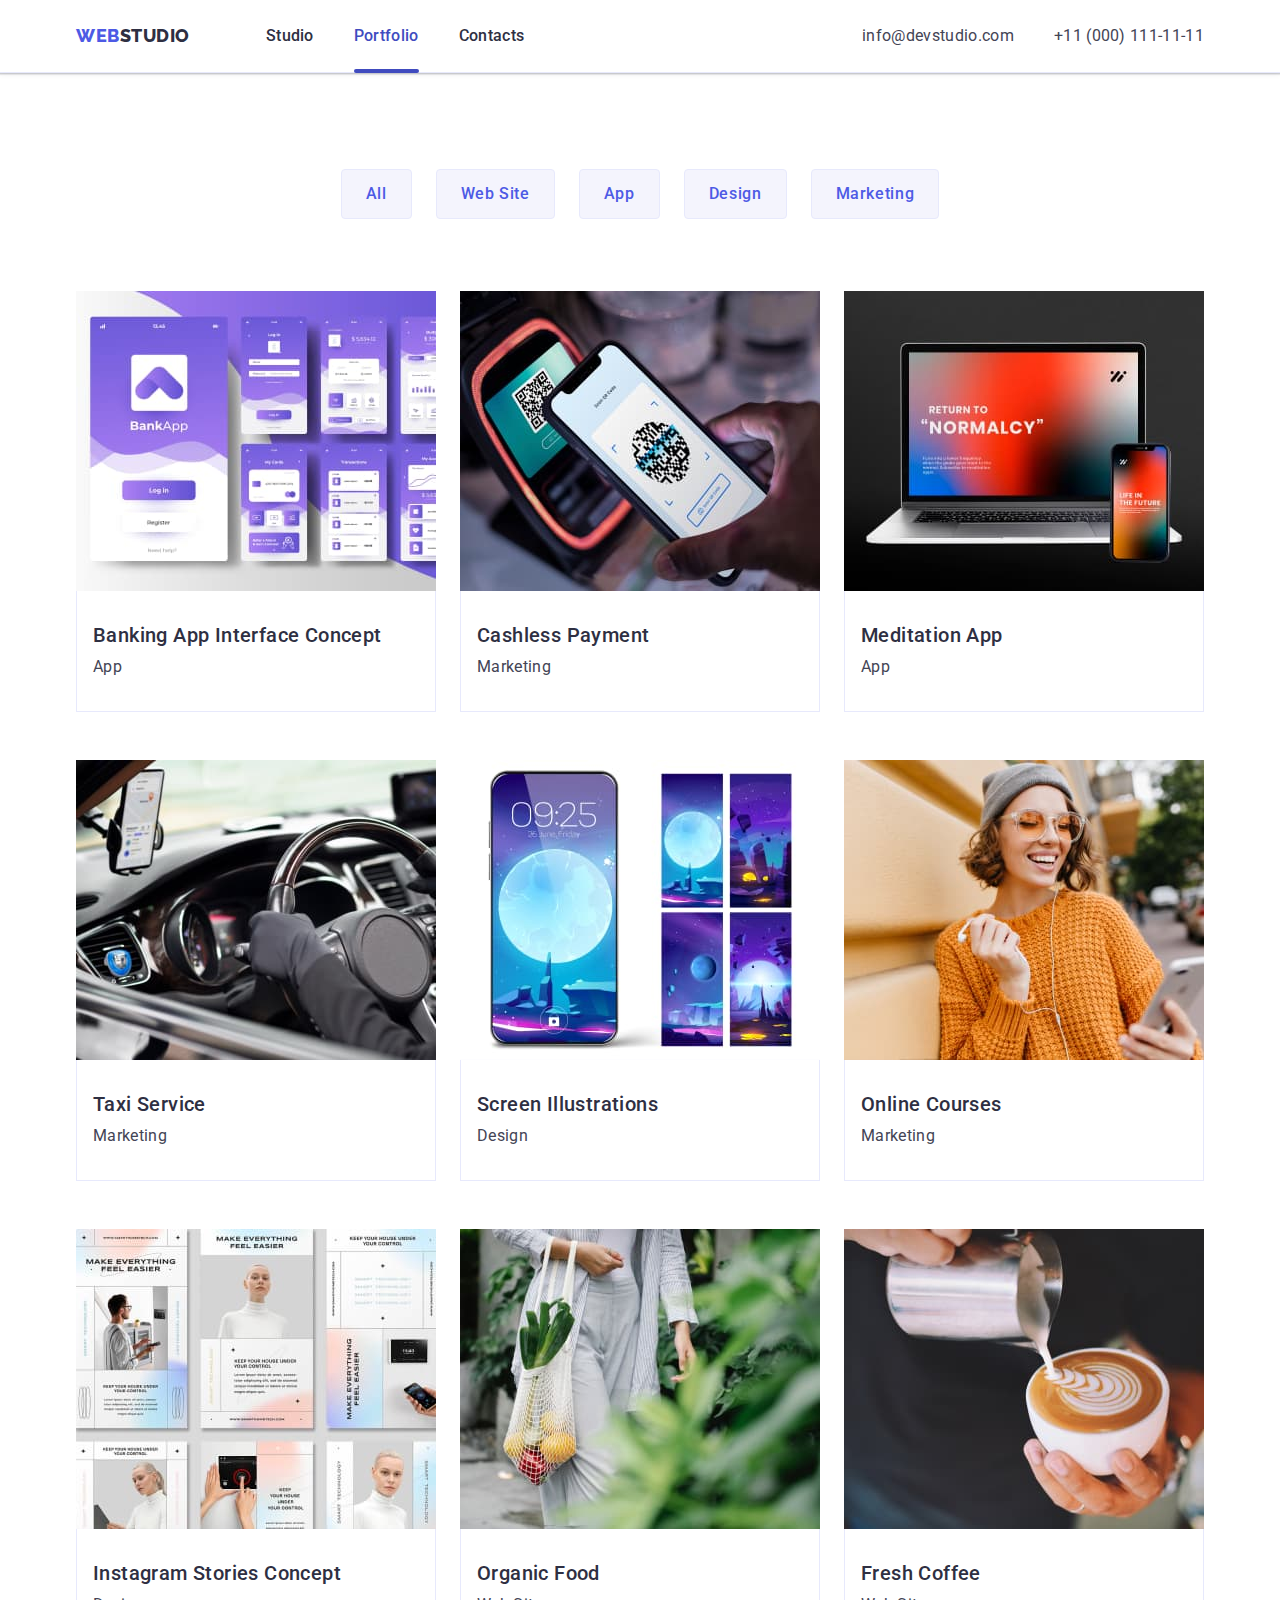
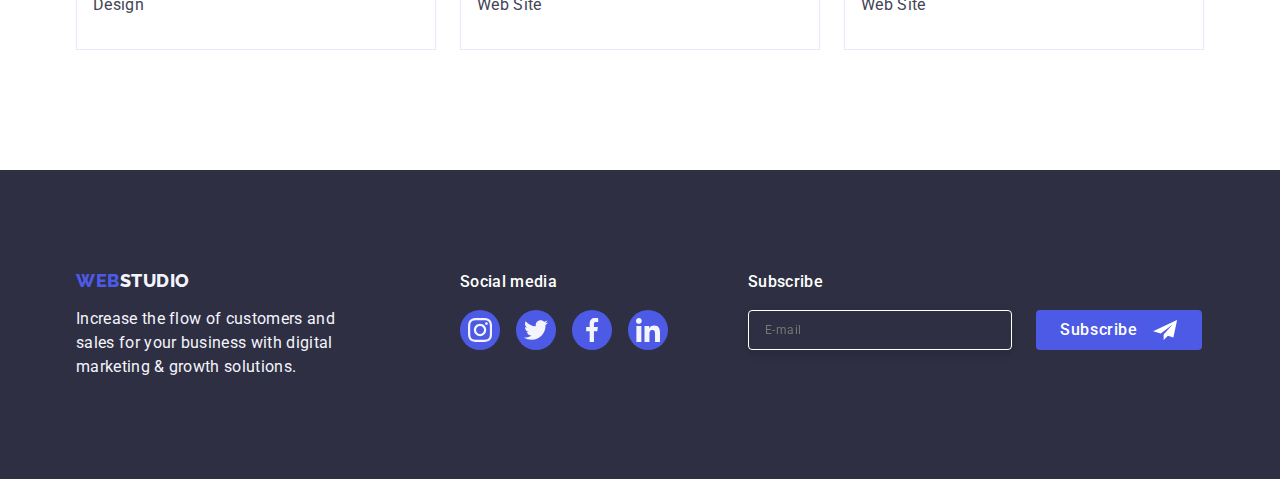
<file: portfolio.html>
<!DOCTYPE html>
<html lang="en">
  <head>
    <meta charset="UTF-8" />
    <meta http-equiv="X-UA-Compatible" content="IE=edge" />
    <meta name="viewport" content="width=device-width, initial-scale=1.0" />
    <title>WebStudio</title>
    <link
      rel="stylesheet"
      href="https://cdn.jsdelivr.net/npm/modern-normalize@1.1.0/modern-normalize.min.css"
    />
    <link rel="preconnect" href="https://fonts.googleapis.com" />
    <link rel="preconnect" href="https://fonts.gstatic.com" crossorigin />
    <link
      href="https://fonts.googleapis.com/css2?family=Raleway:wght@800&family=Roboto:wght@400;500;700;900&display=swap"
      rel="stylesheet"
    />
    <link rel="stylesheet" href="./css/styles.css" />
  </head>
  
  <body>
    <header class="page-header">
      <div class="container page-header-container">
        <nav class="page-nav">
          <a class="logo-type link" href="./index.html"
            >Web<span class="colorr">Studio</span></a
          >
          <ul class="menu-list list">
            <li class="menu-item">
              <a class="menu-link link" href="./index.html">Studio</a>
            </li>

            <li class="menu-item">
              <a class="menu-link link menu-link-after" href="./portfolio.html">Portfolio</a>
            </li>

            <li class="menu-item">
              <a class="menu-link link" href="">Contacts</a>
            </li>
          </ul>
        </nav>

        <address class="contacts-i">
          <ul class="contact list">
            <li class="contact-item">
              <a class="addressa link" href="mailto:info@devstudio.com"
                >info@devstudio.com</a
              >
            </li>
            <li class="contact-item">
              <a class="addressa link" href="tel:+110001111111"
                >+11 (000) 111-11-11</a
              >
            </li>
          </ul>
        </address>
      </div>
    </header>

    <!-- Portfolio -->
    <main>
      <!-- Portfolio-btn -->
      <section class="section-portfolio">
        <div class="container">
          <h1 hidden class="zoro">filter-portfolio</h1>
          <ul class="flex-btn list">
            <li class="flex-list list">
              <button class="portfolio-btn" type="button">All</button>
            </li>

            <li class="flex-list list">
              <button class="portfolio-btn" type="button">Web Site</button>
            </li>

            <li class="flex-list list">
              <button class="portfolio-btn" type="button">App</button>
            </li>

            <li class="flex-list list">
              <button class="portfolio-btn" type="button">Design</button>
            </li>

            <li class="flex-list list">
              <button class="portfolio-btn" type="button">Marketing</button>
            </li>
          </ul>

          <!-- Portfolio-list -->
          <ul class="flex-container-portfolio list link">
            <li class="flex-items-portfolio link">
              <a href="" class="link-a">
                <div class="link-overlay">
                  <img
                    class="link"
                    src="./images/portfolio/img-4.jpg"
                    alt="img-banking-app"
                    width="360"
                    height="300"
                  />
                  <p class="overlay">
                    14 Stylish and User-Friendly App Design Concepts · Task
                    Manager App · Calorie Tracker App · Exotic Fruit Ecommerce
                    App · Cloud Storage App
                  </p>
                </div>

                <div class="post-ht">
                  <h2 class="post-heading menu-portfolio">
                    Banking App Interface Concept
                  </h2>
                  <p class="portfolio-text">App</p>
                </div>
              </a>
            </li>

            <li class="flex-items-portfolio link">
              <a href="" class="link-a">
                <div class="link-overlay">
                  <img
                    class="link"
                    src="./images/portfolio/img-5.jpg"
                    alt="img-cashless-payment"
                    width="360"
                    height="300"
                  />
                  <p class="overlay">
                    14 Stylish and User-Friendly App Design Concepts · Task
                    Manager App · Calorie Tracker App · Exotic Fruit Ecommerce
                    App · Cloud Storage App
                  </p>
                </div>

                <div class="post-ht">
                  <h2 class="post-heading menu-portfolio">Cashless Payment</h2>
                  <p class="portfolio-text">Marketing</p>
                </div>
              </a>
            </li>

            <li class="flex-items-portfolio link">
              <a href="" class="link-a">
                <div class="link-overlay">
                  <img
                    class="link"
                    src="./images/portfolio/img-6.jpg"
                    alt="img-meditation-app"
                    width="360"
                    height="300"
                  />
                  <p class="overlay">
                    14 Stylish and User-Friendly App Design Concepts · Task
                    Manager App · Calorie Tracker App · Exotic Fruit Ecommerce
                    App · Cloud Storage App
                  </p>
                </div>

                <div class="post-ht">
                  <h2 class="post-heading menu-portfolio">Meditation App</h2>
                  <p class="portfolio-text">App</p>
                </div>
              </a>
            </li>

            <li class="flex-items-portfolio link">
              <a href="" class="link-a">
                <div class="link-overlay">
                  <img
                    class="link"
                    src="./images/portfolio/img-7.jpg"
                    alt="img-taxi-service"
                    width="360"
                    height="300"
                  />
                  <p class="overlay">
                    14 Stylish and User-Friendly App Design Concepts · Task
                    Manager App · Calorie Tracker App · Exotic Fruit Ecommerce
                    App · Cloud Storage App
                  </p>
                </div>

                <div class="post-ht">
                  <h2 class="post-heading menu-portfolio">Taxi Service</h2>
                  <p class="portfolio-text">Marketing</p>
                </div>
              </a>
            </li>

            <li class="flex-items-portfolio link">
              <a href="" class="link-a">
                <div class="link-overlay">
                  <img
                    class="link"
                    src="./images/portfolio/img-8.jpg"
                    alt="img-screen-illustrations"
                    width="360"
                    height="300"
                  />
                  <p class="overlay">
                    14 Stylish and User-Friendly App Design Concepts · Task
                    Manager App · Calorie Tracker App · Exotic Fruit Ecommerce
                    App · Cloud Storage App
                  </p>
                </div>

                <div class="post-ht">
                  <h2 class="post-heading menu-portfolio">
                    Screen Illustrations
                  </h2>
                  <p class="portfolio-text">Design</p>
                </div>
              </a>
            </li>

            <li class="flex-items-portfolio link">
              <a href="" class="link-a">
                <div class="link-overlay">
                  <img
                    class="link"
                    src="./images/portfolio/img-9.jpg"
                    alt="img-online-courses"
                    width="360"
                    height="300"
                  />
                  <p class="overlay">
                    14 Stylish and User-Friendly App Design Concepts · Task
                    Manager App · Calorie Tracker App · Exotic Fruit Ecommerce
                    App · Cloud Storage App
                  </p>
                </div>

                <div class="post-ht">
                  <h2 class="post-heading menu-portfolio">Online Courses</h2>
                  <p class="portfolio-text">Marketing</p>
                </div>
              </a>
            </li>

            <li class="flex-items-portfolio link">
              <a href="" class="link-a">
                <div class="link-overlay">
                  <img
                    class="link"
                    src="./images/portfolio/img-10.jpg"
                    alt="img-instagram-stories-concept"
                    width="360"
                    height="300"
                  />
                  <p class="overlay">
                    14 Stylish and User-Friendly App Design Concepts · Task
                    Manager App · Calorie Tracker App · Exotic Fruit Ecommerce
                    App · Cloud Storage App
                  </p>
                </div>

                <div class="post-ht">
                  <h2 class="post-heading menu-portfolio">
                    Instagram Stories Concept
                  </h2>
                  <p class="portfolio-text">Design</p>
                </div>
              </a>
            </li>

            <li class="flex-items-portfolio link">
              <a href="" class="link-a">
                <div class="link-overlay">
                  <img
                    class="link"
                    src="./images/portfolio/img-11.jpg"
                    alt="img-organic-food"
                    width="360"
                    height="300"
                  />
                  <p class="overlay">
                    14 Stylish and User-Friendly App Design Concepts · Task
                    Manager App · Calorie Tracker App · Exotic Fruit Ecommerce
                    App · Cloud Storage App
                  </p>
                </div>

                <div class="post-ht">
                  <h2 class="post-heading menu-portfolio">Organic Food</h2>
                  <p class="portfolio-text">Web Site</p>
                </div>
              </a>
            </li>

            <li class="flex-items-portfolio">
              <a href="" class="link-a">
                <div class="link-overlay">
                  <img
                    class="link"
                    src="./images/portfolio/img-12.jpg"
                    alt="img-fresh-coffee"
                    width="360"
                    height="300"
                  />
                  <p class="overlay">
                    14 Stylish and User-Friendly App Design Concepts · Task
                    Manager App · Calorie Tracker App · Exotic Fruit Ecommerce
                    App · Cloud Storage App
                  </p>
                </div>

                <div class="post-ht">
                  <h2 class="post-heading menu-portfolio">Fresh Coffee</h2>
                  <p class="portfolio-text">Web Site</p>
                </div>
              </a>
            </li>
          </ul>
        </div>
      </section>
    </main>

    <!--footer  -->
    <footer class="footer">
      <div class="container footer-container">
        <div class="logo-type-text-footer">
          <a class="logo-type-footer link" href="./index.html">Web<span class="colorr-footer">Studio</span></a>
          <p class="footer-text">
            Increase the flow of customers and sales for your business with
            digital marketing & growth solutions.
          </p>
        </div>
        <div class="social-network-footer">
          <p class="social-network-text">Social media</p>
          <ul class="social-network-list list">
            <li class="social-network-list-item">
              <a href="" class="social-network-list-link"><svg class="social-network-list-icon" width="24" height="24">
                  <use href="./images/icons.svg#icon-instagram"></use>
                </svg>
              </a>
            </li>

            <li class="social-network-list-item">
              <a href="" class="social-network-list-link"><svg class="social-network-list-icon" width="24" height="24">
                  <use href="./images/icons.svg#icon-twitter"></use>
                </svg>
              </a>
            </li>

            <li class="social-network-list-item">
              <a href="" class="social-network-list-link"><svg class="social-network-list-icon" width="24" height="24">
                  <use href="./images/icons.svg#icon-facebook"></use>
                </svg>
              </a>
            </li>

            <li class="social-network-list-item">
              <a href="" class="social-network-list-link"><svg class="social-network-list-icon" width="24" height="24">
                  <use href="./images/icons.svg#icon-linkedin"></use>
                </svg>
              </a>
            </li>
          </ul>
        </div>

        <div class="footer-email">
          <p class="footer-email-text">Subscribe</p>
          <form class="footer-email-form">
            <label class="footer-email-label">
              <input
                class="footer-email-input"
                type="email"
                name="email"
                required 
                placeholder="E-mail"/>
            </label>
            <button class="footer-email-btn" type="submit">Subscribe
              <svg class="footer-email-svg" width="24" height="20">
                <use href="./images/icons.svg#icon-telegram"></use>
              </svg>
            </button>
          </form>
        </div>
      </div>
    </footer>

  </body>
</html>
</file>
<file: css/styles.css>
:root {
  --frequent-color: #2e2f42;
  --logo-btm-color: #4d5ae5;
  --text-color: #434455;
  --fond-color: #ffffff;
  --fond-btn-color: #f4f4fd;
  --btn-color: #404bbf;
  --border-color: #e7e9fc;
  --border-link: #8e8f99;
  --transition: 250ms cubic-bezier(0.4, 0, 0.2, 1);
}

h1,
h2,
h3,
p {
  margin-top: 0;
  margin-bottom: 0;
}

ul {
  margin-top: 0;
  margin-bottom: 0;
  padding-left: 0;
}

img {
  display: block;
  height: auto;
  width: 100%;
}

address {
  font-style: normal;
}

button {
  cursor: pointer;
}

body {
  font-family: "Roboto", sans-serif;
  color: var(--text-color);
  background-color: var(--fond-color);
}

.list {
  list-style: none;
}
.link,
.link-a {
  text-decoration: none;
}

.container {
  min-width: 320px;
    max-width: 428px;
    margin-left: auto;
    margin-right: auto;
    padding-left: 15px;
    padding-right: 15px
}

  @media screen and (max-width: 428px) {
    .container {
    max-width: 428px;
    /* margin-left: auto;
    margin-right: auto; */
    } 
 }

 @media screen and (min-width: 768px) {
     .container {
      max-width: 768px;
      } 
      .mobile-menu-open {
         display: none;
      }
  }

  @media screen and (min-width: 1158px) {
     .container {
      max-width: 1158px;
      } 
  }
  
  /* tab-version */
  @media screen and (min-width: 768px) {
    .contact {
      display: flex;
      flex-direction: column;
      gap: 12px;
    }
    /* .mobile-menu-open {
      display: none;
    
    } */
  }
  
  



.logo-type {
  font-family: 'Raleway', sans-serif;
  font-weight: 800;
  font-size: 18px;
  line-height: 1.17;
  letter-spacing: 0.03em;
  text-transform: uppercase;
  color: var(--logo-btn-color);
  display: flex;
  align-items: center;
  margin-right: 76px;
  }
  
  .colorr {
      color: var(--accent-color);
     }
  
  .menu-list {
      display: flex;
      gap: 40px;
    }
  
    @media screen and (max-width: 767px) {
      .menu-list {
          display: none;
      }
     
      .contacts-i {
          display: none;
      }
     
   }
  
   /* tab-version */
 
      
  .menu-link {
  font-weight: 500;
  font-size: 16px;
  line-height: 1.5;
  letter-spacing: 0.02em;
  color: var(--accent-color);
  display: inline-block;
  padding-top: 24px;
  padding-bottom: 24px;
  transition: color var(--transition);
  }
  
  .menu-link:hover,
  .menu-link:focus {
      color: var(--btn-color);
  }
  
  .address {
  font-size: 16px;
  line-height: 1.5;
  letter-spacing: 0.02em;
  color: var(--text-color);
  } 
  
  .addressa:hover,
  .addressa:focus {
      color: var(--btn-color);
  }
  
  .addressa {
  font-size: 16px;
  line-height: 1.5;
  letter-spacing: 0.02em;
  color: var(--text-color);
  transition: color var(--transition);
  }
  

/* Header */

.page-header-container {
  display: flex;
  align-items: center;
  justify-content: space-between;
}

.page-header-container {
  padding-top: 24px;
  padding-bottom: 22px;
}

.mobile-menu-open {
  /* opacity: 1; */
  background-color: transparent;
  border: none;
  padding: 0;
  line-height: 0;

}

.mobile-menu-open-icon {
  stroke: #2e2f42;
  top: 24px;
  right: 24px;
  /* transition: 1500ms cubic-bezier(0.4, 0, 0.2, 1); */
}

/* mobile-menu-close */

.mobile-menu-close-container {
  position: fixed;
  top: 0;
  left: 0;
  display: flex;
  flex-direction: column;
  justify-content: space-between;
  gap: 40px;
  width: 100%;
  height: 100%;
  padding: 80px 24px 40px 40px;
  background-color: var(--fond-color) ;
  z-index: 1000;
  transition: var(--transition);
  transform: translateX(100%);
  overflow-y: auto;
}

.mobile-menu-close-container.is-open {
    transform: translateX(0);
  }

  .mobile-menu-close-container:hover .mobile-menu-open ,
  .mobile-menu-close-container:focus .mobile-menu-open {
    transform: translate(0 0);
  }

  @media screen and (min-width: 768px) {
.mobile-menu-close-container {
    display: none;
}
 }

.mobile-menu-close-btn {
  position: absolute;
  top: 24px;
  right: 24px;
  display: flex;
  justify-content: center;
  align-items: center;
  width: 24px;
  height: 24px;
  background-color: rgba(231, 233, 252, 0.1);
  border-radius: 50%;
  border: 1px solid rgba(0, 0, 0, 0.1);
  cursor: pointer;
  transition: var(--transition);
}

.mobile-menu {
  display: flex;
  flex-direction: column;
  gap: 40px;
  padding: 0;
  margin: 0;
  list-style: none;
  margin-bottom: auto;
}

.mobile-menu-header {
  font-weight: 700;
  font-size: 36px;
  line-height: 1.11;
  letter-spacing: 0.02em;
  color: #2E2F42;
}

.mobile-menu-header:hover,
.mobile-menu-header:focus {
    color: var(--btn-color);
    transition: transform var(--transition);
}

.mobile-menu-address {
  font-style: normal;
}

.mobile-menu-contacs {
  display: flex;
  flex-direction: column;
  gap: 40px;
  margin-bottom: 48px;
}



.mobile-menu-contacs-tel {
  display: block;
    font-weight: 700;
    font-size: 36px;
    line-height: 1.11;
    letter-spacing: 0.02em;
    color: var(--logo-btm-color);
} 

@media only screen and (min-width: 320px) and (max-width: 427px) {
  .mobile-menu-contacs-tel {
    font-size: 26px;
  } 
}

.mobile-menu-contacs-mail {
  font-weight: 500;
  font-size: 20px;
  line-height: 1.2;
  letter-spacing: 0.02em;
  color: var(--text-color);
}

.mobile-menu-socials {
  display: flex;
  gap: 56px;
}

@media only screen and (min-width: 320px) and (max-width: 427px) {
  .mobile-menu-socials {
    gap: 34px;
  } 
}

.mobile-menu-socials-list {
  width: 40px;
  height: 40px;
}

.mobile-menu-socials-link {
  display: flex;
  justify-content: center;
  align-items: center;
  width: 100%;
  height: 100%;
  background-color: var(--logo-btm-color);
  border-radius: 50%;
}


.mobile-menu-close-container .is-open {
  visibility: visible;
  pointer-events: auto;
}


.page-header {
  box-shadow: 0px 2px 1px rgba(46, 47, 66, 0.08),
    0px 1px 1px rgba(46, 47, 66, 0.16), 0px 1px 6px rgba(46, 47, 66, 0.08);
    border-bottom: 1px solid var(--border-color)
}

.logo-type {
  display: flex;
  align-items: center;
  margin-right: 76px;
  font-family: "Raleway", sans-serif;
  font-weight: 800;
  font-size: 18px;
  line-height: 1.17;
  letter-spacing: 0.03em;
  text-transform: uppercase;
  color: var(--logo-btm-color);
}


.colorr {
  color: var(--frequent-color);
}

.menu-list {
  display: flex;
  gap: 40px;
}



@media screen and (max-width: 767px) {
  .menu-list {
      display: none;
  }
  .contacts-i {
      display: none;
  }
}

.menu-link {
  position: relative;
  display: inline-block;
  padding-top: 24px;
  padding-bottom: 24px;
  font-weight: 500;
  font-size: 16px;
  line-height: 1.5;
  letter-spacing: 0.02em;
  color: var(--frequent-color);
  transition: color var(--transition);
}

.menu-link:hover,
.menu-link:focus {
  color: var(--btn-color);
}

.menu-link-after::after {
  position: absolute;
  left: 0;
  bottom: -1px;
  display: block;
  width: 100%;
  height: 4px;
  background-color: var(--btn-color);
  border-radius: 2px;
  content: "";
  margin: 0 auto;
}

.menu-link-after {
  color: var(--btn-color);
}

.addressa {
  font-family: "Roboto", sans-serif;
  font-style: normal;
  font-size: 16px;
  line-height: 1.5;
  letter-spacing: 0.02em;
  color: var(--text-color);
  display: flex;
  align-items: center;
  transition: color var(--transition);
}

.contact-mailto-nunber,
.contact-mailto-nunbe {
  color: var(--btn-color);
}

.addressa:hover,
.addressa:focus {
  color: var(--btn-color);
}

.contact {
  display: flex;
  gap: 40px;
  padding-top: 24px;
  padding-bottom: 24px;
}
 
.contacts-i {
  font-style: normal;
  margin-left: auto;
}

@media screen and (min-width: 1158px) {
  .contact {
   flex-direction: inherit;
   gap: 40px;
   } 
   .page-header-container {
    padding-top: 0;
    padding-bottom: 0;
   }

}

 .page-header {
  border-bottom: 1px solid var(--border-color);
  background-color: var(--fond-color);
}

.page-nav {
  display: flex;
  align-items: center;
}

.page-header-container {
  display: flex;
  align-items: center;
  justify-content: space-between;
} 

@media screen and (min-width: 768px)  and (max-width: 1157px) {
  .contact {
    display: flex;
    flex-direction: column;
    padding-top: 0;
    padding-bottom: 0;
    gap: 12px;
  }
  .mobile-menu-open {
    display: none;
  
  }
  .page-header-container {
    padding-top: 0;
    padding-bottom: 0;
    
  }

  .addressa {
    font-size: 12px;
  }
  
}

 /* Section 1/ */

.section-hero {
  background: var(--frequent-color);
  padding: 188px 0;
  background-repeat: no-repeat;
  background-image: linear-gradient(
      rgba(46, 47, 66, 0.7),
      rgba(46, 47, 66, 0.7)
    ),
    url(../images/hero/people-office.jpg);
  background-position: center;
  background-size: cover;
  max-width: 1440px;
  margin: 0 auto;
  background-color: #303030;
}

.modal-btn:hover,
.modal-btn:focus {
    background: var(--btn-color);
    color: var(--fond-color);
    }

/* tab */

/* @media screen and (min-width: 768px) {
  .section-hero {
    background-image: url();
  }
} */

/* 2x-mob */

/* @media screen and (min-device-pixel-ratio: 2) and (max-width: 767px),
  screen and (min-resolution: 192dpi) and (max-width: 767px),
  screen and (min-resolution: 2dppx) and (max-width: 767px)
   {
  .section-hero {
    background-image: url();
  }
} */

/* 2x-tab */
/* 
@media screen and (min-device-pixel-ratio: 2) and (min-width: 768px),
  screen and (min-resolution: 192dpi) and (min-width: 768px),
  screen and (min-resolution: 2dppx) and (min-width: 768px)
   {
  .section-hero {
    background-image: url();
  }
} */

@media only screen and (max-width: 428px) {
    .section-hero {
      background-image: linear-gradient(
          rgba(46, 47, 66, 0.7),
          rgba(46, 47, 66, 0.7)
        ),
        url("../images/hero/mob/people-office-mob.jpg");
    }
  
    @media (min-device-pixel-ratio: 2),
      (min-resolution: 192dpi),
      (min-resolution: 2dppx) {
      .section-hero {
        background-image: linear-gradient(
            rgba(46, 47, 66, 0.7),
            rgba(46, 47, 66, 0.7)
          ),
          url("../images/hero/mob/people-office-mob@2x.jpg");
      }
    }
  }
  
  @media only screen and (min-width: 429px) and (max-width: 768px) {
    .section-hero {
      background-image: linear-gradient(
          rgba(46, 47, 66, 0.7),
          rgba(46, 47, 66, 0.7)
        ),
        url("../images/hero/tab/people-office-tab.jpg");
    }
  
    @media (min-device-pixel-ratio: 2),
      (min-resolution: 192dpi),
      (min-resolution: 2dppx) {
      .section-hero {
        background-image: linear-gradient(
            rgba(46, 47, 66, 0.7),
            rgba(46, 47, 66, 0.7)
          ),
          url("../images/hero/tab/people-office-tab@2x.jpg");
      }
    }
  }
  
  @media only screen and (min-width: 768px) {
    .section-hero {
      height: 436px;
    }
  }
  
  @media only screen and (min-width: 769px) {
    .section-hero {
      background-image: linear-gradient(
          rgba(46, 47, 66, 0.7),
          rgba(46, 47, 66, 0.7)
        ),
        url("../images/hero/des/people-office-des.jpg");
    }
  
    @media (min-device-pixel-ratio: 2),
      (min-resolution: 192dpi),
      (min-resolution: 2dppx) {
      .section-hero {
        background-image: linear-gradient(
            rgba(46, 47, 66, 0.7),
            rgba(46, 47, 66, 0.7)
          ),
          url("../images/hero/des/people-office-des@2x.jpg");
      }
    }
  }

@media only screen and (min-width: 1158px) {
  .section-hero {
    padding: 188px 0;

    max-width: 1440px;
    height: 600px;
  }
}

.main-title {
  font-size: 56px;
  line-height: 1.07;
  letter-spacing: 0.02em;
  color: var(--fond-color);
  max-width: 496px;
  display: flex;
  flex-wrap: wrap;
  margin-left: auto;
  margin-right: auto;
  text-align: center;
}

.modal-btn {
  font-family: "Roboto", sans-serif;
  font-weight: 500;
  font-size: 16px;
  line-height: 1.5;
  letter-spacing: 0.04em;
  color: var(--fond-color);
  background: var(--logo-btm-color);
  cursor: pointer;
  margin-top: 48px;
  margin-left: auto;
  margin-right: auto;
  display: block;
  padding: 16px 32px;
  border: none;
  height: 56px;
  min-width: 169px;
  border-radius: 4px;
  transition: color var(--transition), background var(--transition);
}

.modal-btn:hover,
.modal-btn:focus {
  background: var(--btn-color);
  color: var(--fond-color);
}

@media screen and (max-width: 767px) {
  .main-title {
      max-width: 320px;
      font-size: 36px;
     } 
     .modal-btn {
      margin-top: 72px;
     }


}

@media screen and (min-width: 768px) and (max-width: 1157px) {
  .modal-btn {
    margin-top: 36px;
   }

}

@media screen and (max-width: 1157px) {
  .section-hero {
      padding: 112px 0;
   } 
    
}

/* Section 2 */

.distinctive-features {
  padding: 120px 0;
}

.visually-hidden {
  position: absolute;
  width: 1px;
  height: 1px;
  margin: -1px;
  border: 0;
  padding: 0;
  white-space: nowrap;
  clip-path: inset(100%);
  clip: rect(0 0 0 0);
  overflow: hidden;
}

.flex-container-s {
  list-style: none;
  display: flex;
  flex-wrap: wrap;
  gap: 24px;
}

.flex-items-s {
  flex-basis: calc((100% - 72px) / 4);
}

.flex-h-s {
  display: flex;
  margin-bottom: 8px;
  margin-left: 0;
}

.distinctive-features-text {
  font-size: 16px;
  font-weight: 400;
  line-height: 1.5;
  letter-spacing: 0.02em;
  color: var(--text-color);
  }

.distinctive-features-header {
  text-align: center;
  font-weight: 500;
  font-size: 20px;
  line-height: 1.2;
  letter-spacing: 0.02em;
  color: var(--frequent-color);
}

.icon {
  display: flex;
  height: 112px;
  margin-bottom: 8px;
  justify-content: center;
  align-items: center;
  background: #f4f4fd;
  border-radius: 4px;
}

@media only screen and (min-width: 320px) and (max-width: 414px) {
  .distinctive-features-text {
    width: 100%;
    font-size: 14px;
  } 
  
}

@media screen and (max-width: 767px) {
  .flex-container-s {
    flex-direction: column;
    gap: 72px;
    
  }
  
  .flex-h-s {
    display: block;
    font-weight: 700;
    font-size: 36px;
    line-height: 1.11;
    
  }
  .distinctive-features-text {
    font-weight: 500;
  }
}


@media screen and (min-width: 768px) and (max-width: 1157px) {
  .flex-container-s {
  width: 736px;
  gap: 72px 24px;
}

.flex-items-s {
  flex-basis: calc((100% - 24px) / 2);
}
}

@media screen and (max-width: 1157px) {
  .icon {
      display: none;
   } 

   .distinctive-features {
    padding: 96px 0;
   }

   .distinctive-features-header {
    font-weight: 700;
    font-size: 36px;
    line-height: 1.11;
  }
    
}


/*=====================  Section 3 =============================  */

.our-work {
  padding-bottom: 120px;
}

.our-work-header {
  font-size: 36px;
  line-height: 1.11;
  letter-spacing: 0.02em;
  text-transform: capitalize;
  text-align: center;
  color: var(--frequent-color);
}

.flex-container-w {
  display: flex;
  gap: 24px;
}

.flex-h-w {
  margin-bottom: 72px;
}

.flex-items-w {
  flex-basis: calc((100% - 48px) / 3);
}

@media screen and (max-width: 1157px) {
  .our-work {
    display: none;
  }
    
}

@media screen and (min-width: 1157px) {
  .flex-container-w {
   width: 1128px;
  }
   
}

/*======================== Section 4 ======================*/

.flex-h-t {
  margin-bottom: 72px;
}

.flex-container-t {
  display: flex;
  align-items: center;
  justify-content: center;
  text-align: center;
  gap: 24px;
}

.flex-items-t {
  border-radius: 0 0 4px 4px;
  /* flex-basis: calc((100% - 72px) / 4); */
  box-shadow: 0px 1px 6px rgba(46, 47, 66, 0.08),
    0px 1px 1px rgba(46, 47, 66, 0.16), 0px 2px 1px rgba(46, 47, 66, 0.08);
}

.post-s-t {
  padding: 32px 0;
}

.team-member-name {
  text-align: center;
  margin-bottom: 8px;
}

.our-team-text {
  text-align: center;
}

.our-team {
  background: var(--fond-btn-color);
  padding: 120px 0;
}

.our-team-header {
  font-size: 36px;
  line-height: 1.11;
  letter-spacing: 0.02em;
  text-transform: capitalize;
  text-align: center;
  color: var(--frequent-color);
}

.team-member-name {
  font-weight: 500;
  font-size: 20px;
  line-height: 1.2;
  letter-spacing: 0.02em;
  color: var(--frequent-color);
}

.our-team-text {
  font-size: 16px;
  line-height: 1.5;
  letter-spacing: 0.02em;
  color: var(--text-color);
  margin-bottom: 8px;
}



.img {
  background-color: var(--fond-color);
}

.social-list {
  display: flex;
  justify-content: center;
  gap: 24px;
}

.social-list-item {
  width: 40px;
  height: 40px;
}

.social-list-link {
  display: flex;
  justify-content: center;
  align-items: center;
  width: 100%;
  height: 100%;
  border-radius: 50%;
  background-color: #4d5ae5;
  transition: background-color var(--transition);
}

.social-list-icon {
  fill: currentColor;
}

.social-list-link:hover,
.social-list-link:focus {
  background-color: #404bbf;
}

.social-list-link:hover .social-list-icon,
.social-list-link:focus .social-list-icon {
  fill: var(--fond-btn-color);
}

@media screen and (max-width: 767px) {
   
  .flex-container-t {
    flex-direction: column;
    gap: 72px;
  }  
  
}

@media screen and (min-width: 768px) and (max-width: 1157px) {
  .container-our-team {
    max-width: 768px;
  }
  
.flex-container-t {
    flex-wrap: wrap;
    gap: 64px 24px;
    margin-right: 0;
  } 

  .img {
    width: 100%;
  }
  
  .flex-items-t {
    flex-basis: calc((100% - 24px) / 2);
  }

  
  
}

@media screen and (max-width: 1157px) {
   
  .our-team {
    padding: 96px 0;
  }  
  
}


/*======================== Section 5 ========================  */
.customers {
  padding-top: 120px;
  padding-bottom: 120px;
}

.customers-header {
  display: flex;
  justify-content: center;
  align-items: center;
  font-size: 36px;
  line-height: 1.1;
  margin-bottom: 72px;
  color: var(--frequent-color);
}

.customers-list {
  display: flex;
  flex-wrap: wrap;
  justify-content: center;
  gap: 24px;
  
}

.customers-list-item {
  width: calc((100% - 120px) / 6);
  height: 88px;
}

.customers-list-link {
  width: 100%;
  height: 100%;
}

.customers-list-link {
  display: flex;
  justify-content: center;
  align-items: center;
  border: 1px solid #8e8f99;
  border-radius: 4px;
  color: var(--border-link);
  transition: color var(--transition);
}

.customers-list-link:hover,
.customers-list-link:focus {
  border-color: #404bbf;
  color: #404bbf;
}

.customers-list-icon {
  fill: currentColor;
}

@media screen and (max-width: 767px) {
  .container-customers {
      max-width: 396px;
  }
 
  
  .customers-list-item {
      width: 100%;
      width: calc((100% - 48px) / 2); 
      gap: 72px 16px;
  
}
 
 
}

@media screen and (min-width: 768px) and (max-width: 1157px) {

  .container-customers {
      max-width: 582px;
  }
 
  
  .customers-list-item {
    display: flex;
      width: 100%;
      flex-wrap: wrap;
      width: calc((100% - 48px) / 3); 
      gap: 72px 24px;
  
}
 
 
}


/*======================== Footer ============================ */

.footer {
  background: var(--frequent-color);
  padding: 100px 0;
}

.logo-type-footer {
  font-family: "Raleway", sans-serif;
  font-style: normal;
  font-weight: 800;
  font-size: 18px;
  line-height: 1.17;
  letter-spacing: 0.03em;
  text-transform: uppercase;
  color: var(--logo-btm-color);
}

.footer-text {
  font-size: 16px;
  line-height: 1.5;
  letter-spacing: 0.02em;
  color: var(--fond-btn-color);
}

.logo-type-footer {
  margin-bottom: 16px;
  display: inline-block;
}

.footer-text {
  max-width: 264px;
}

/* colorr-footer-logo */
.colorr-footer {
  color: var(--fond-btn-color);
}

.footer-container {
  display: flex;
  align-items: baseline;
}

.logo-type-text-footer {
  margin-right: 120px;
}

.social-network-text {
  font-weight: 500;
  font-size: 16px;
  line-height: 1.5;
  letter-spacing: 0.02em;
  margin-bottom: 16px;
  color: var(--fond-color);
}

.social-network-list {
  display: flex;
  gap: 16px;
}

.social-network-list-link {
  display: flex;
  justify-content: center;
  align-items: center;
  width: 40px;
  height: 40px;
  border-radius: 50%;
  background-color: #4d5ae5;
  transition: background-color var(--transition);
}

.social-network-list-link:hover,
.social-network-list-link:focus {
  background-color: #31d0aa;
}

.social-network-list-icon {
  fill: var(--fond-btn-color);
}

.footer-email {
  display: flex;
  flex-wrap: wrap;
  flex-direction: column;
  margin-left: 80px;
}

.footer-email-text {
  margin-bottom: 16px;
  font-weight: 500;
  font-size: 16px;
  line-height: 1.5;
  letter-spacing: 0.02em;
  color: var(--fond-color);
}

.footer-email-form {
  display: flex;
  gap: 24px;
}

.footer-email-input {
  display: block;
  font-size: 12px;
  line-height: 2;
  letter-spacing: 0.04em;
  width: 264px;
  height: 40px;
  padding: 8px 16px;
  box-sizing: border-box;
  border: 1px solid #ffffff;
  filter: drop-shadow(0px 4px 4px rgba(0, 0, 0, 0.15));
  border-radius: 4px;
  background-color: var(--frequent-color);
  color: var(--fond-color);
  outline: 2px solid transparent;
  outline-offset: -2px;
  transition: outline-color var(--transition);
}

.footer-email-btn {
  position: relative;
  display: flex;
  gap: 16px;
  min-width: 165px;
  height: 40px;
  padding: 8px 64px 8px 24px;
  border: none;
  border-radius: 4px;
  font-family: inherit;
  font-weight: 500;
  letter-spacing: 0.04em;
  cursor: pointer;
  align-items: center;
  background-color: var(--logo-btm-color);
  color: var(--fond-color);
  transition: background-color var(--transition);
}

.footer-email-btn:hover,
.footer-email-btn:focus {
background: var(--btn-color);
color: var(--fond-color);
}

.footer-email-svg {
  position: absolute;
  display: block;
  top: 50%;
  left: 117px;
  transform: translateY(-50%);
  fill: var(--fond-color);
}



/* ================ footer-mob ============= */


@media screen and (max-width: 767px) {
  .footer {
    align-items: center;
    padding: 0 0;
    
  }
  .footer-container {
    flex-direction: column;
    align-items: center;
    max-width: 432px;
    padding-top: 96px;
    padding-bottom: 96px;
    margin-left: auto;
    margin-right: auto;
  }
  .logo-type-text-footer {
    margin-right: 0;
    margin-bottom: 72px;
    text-align: center;
  }
  .footer-email {
  display: flex;
   flex-direction: column;
   justify-content: center;
   align-items: center;
   margin-left: 0;
   margin-top: 72px;
  }
  .footer-email-form {
    flex-direction: column;
    margin-left: 0;
  }
  .footer-email-btn {
    width: 165px;
    margin-left: auto;
    margin-right: auto;
  }
  .social-network-footer {
    text-align: center;
  }
  
  
}



@media screen and (min-width: 768px) and (max-width: 1157px) {
  .footer {
    padding: 0 0;
  }
  .footer-container {
   flex-wrap: wrap;
   max-width: 582px;
   padding-top: 96px;
   padding-bottom: 96px;
   margin-left: auto;
   margin-right: auto;
  }
  .logo-type-text-footer {
    margin-right: 24px;
    margin-bottom: 72px;
    
  }
  .footer-email {
    margin-left: 0;
  }
}







/* ================ /footer-mob ============= */

/* Portfolio */

.menu-portfolio {
  font-weight: 500;
  font-size: 20px;
  line-height: 1.2;
  letter-spacing: 0.02em;
  color: var(--frequent-color);
}

.portfolio-text {
  font-size: 16px;
  line-height: 1.5;
  letter-spacing: 0.02em;
  color: var(--text-color);
}

.portfolio-btn:hover,
.portfolio-btn:focus {
  background: var(--btn-color);
  color: var(--fond-color);
  border: 1px solid transparent;
  box-shadow: 0px 3px 1px rgba(0, 0, 0, 0.1), 0px 2px 1px rgba(0, 0, 0, 0.08),
    0px 2px 2px rgba(0, 0, 0, 0.12);
}

.portfolio-btn {
  font-family: "Roboto", sans-serif;
  font-weight: 500;
  font-size: 16px;
  line-height: 1.5;
  letter-spacing: 0.04em;
  color: var(--logo-btm-color);
  background-color: var(--fond-btn-color);
  cursor: pointer;
  transition: border var(--transition), color var(--transition),
    background var(--transition), box-shadow var(--transition);
}

/* Portfolio-container */

.section-portfolio {
  padding-top: 96px;
  padding-bottom: 120px;
}

.flex-btn {
  display: flex;
  flex-wrap: wrap;
  justify-content: center;
  gap: 24px;
  margin-bottom: 72px;
}

.portfolio-btn {
  padding: 12px 24px;
  border-radius: 4px;
  border: 1px solid var(--border-color);
}

.flex-container-portfolio {
  list-style: none;
  display: flex;
  flex-wrap: wrap;
  gap: 24px;
  row-gap: 48px;
}

.flex-items-portfolio {
  width: calc((100% - 48px) / 3);
}

.post-ht {
  padding: 32px 16px;
  border: 1px solid var(--border-color);
  border-top: none;
}

.post-heading {
  margin-bottom: 8px;
}

.link-a {
  display: block;
  transition: box-shadow var(--transition);
}

.link-a:hover,
.link-a:focus {
  box-shadow: 0px 1px 6px rgba(46, 47, 66, 0.08),
    0px 1px 1px rgba(46, 47, 66, 0.16), 0px 2px 1px rgba(46, 47, 66, 0.08);
}

.overlay {
  position: absolute;
  left: 0;
  top: 0;
  width: 100%;
  height: 100%;
  transform: translate(0, 100%);
  transition: transform 500ms linear;
  background: #4d5ae5;
  background-blend-mode: soft-light, normal;
  mix-blend-mode: normal;
  color: #f4f4fd;
  padding-top: 40px;
  padding-bottom: 164px;
  padding-left: 32px;
  padding-right: 32px;
  font-size: 16px;
  font-weight: 400;
  line-height: 24px;
  letter-spacing: 0.02em;
  text-align: left;
}

.link-overlay {
  position: relative;
  overflow: hidden;
}

.link-a:hover .overlay,
.link-a:focus .overlay {
  transform: translate(0, 0);
}

/* ==================   Modal ========================== */

.backdrop {
  position: fixed;
  top: 0;
  left: 0;
  z-index: 100;
  width: 100%;
  height: 100%;
  background-color: rgba(46, 47, 66, 0.4);
  transition: var(--transition);
}

.backdrop.is-hidden {
  opacity: 0;
  visibility: hidden;
  pointer-events: none;
  /* transform: translate(-50%, -50%); */
  /* scale: 1.2; */
}

.backdrop.is-hidden .modal {
  transform: translate(-50%, -50%) scale(1.2);
}

.modal {
  position: absolute;
  top: 50%;
  left: 50%;
  transform: translate(-50%, -50%);
  width: 408px;
  min-height: 584px;
  border-radius: 4px;
  padding: 72px 24px 24px 24px;
  background-color: #fcfcfc;
  transition: transform;
  transition: var(--transition);

}


@media screen and (max-width: 767px) {
  .modal {
    max-width: 392px;
  width: 100%;
  }
  }

.modal-close-btn {
  position: absolute;
  top: 24px;
  right: 24px;
  display: flex;
  justify-content: center;
  align-items: center;
  background-color: transparent;
  width: 24px;
  height: 24px;
  border-radius: 50%;
  background: #e7e9fc;
  border: 1px solid rgba(0, 0, 0, 0.1);
  transition: border-color var(--transition);
}

.modal-close-btn:hover,
.modal-close-btn:focus {
  background-color: var(--btn-color);
  border-color: var(--btn-color);
}

.modal-close-btn:hover .modal-close-btn-icon,
.modal-close-btn:focus .modal-close-btn-icon {
  fill: var(--fond-btn-color);
}

.modal-close-btn-icon {
  transition: fill var(--transition);
}

/* modal-form */
.modal-form {
  display: flex;
  flex-direction: column;
}

.modal-form-field {
  margin-bottom: 8px;
}

.modal-form-input-wrapper {
  display: block;
  position: relative;
}

.modal-form-input {
  padding: 0 38px;
    width: 100%;
    height: 40px;
    font-size: 18px;
    border: 1px solid rgba(46, 47, 66, 0.4);
    border-radius: 4px;
    outline: 1px solid transparent;
    outline-offset: -2px;
    color: var(--border-link);
    transition: outline-color var(--transition);
}
.modal-form-input-desc {
  display: block;
  font-size: 12px;
  line-height: 1.17;
  font-weight: 400;
  margin-bottom: 4px;
  color: var(--border-link);
}

.modal-form-input:focus {
  outline: none;
  border-color: var(--logo-btm-color);
}

.modal-form-input-icon-vector {
  display: block;
  position: absolute;
  top: 50%;
  left: 16px;
  transform: translateY(-50%);
  transition: fill var(--transition);
}

.modal-form-input:focus + .modal-form-input-icon {
  fill: var(--logo-btm-color);
}

.modal-form-message {
  display: block;
  font-size: 12px;
  line-height: 1.17;
  letter-spacing: 0.04em;
  width: 100%;
  min-height: 120px;
  padding: 8px 16px;
  margin-bottom: 16px;
  border: 1px solid rgba(46, 47, 66, 0.4);
  border-radius: 4px;
  outline: 1px solid transparent;
  outline-offset: -2px;
  color: var(--frequent-color);
  transition: outline-color var(--transition);
  resize: none;
}



.modal-form-message:focus {
  outline: none;
  border-color: var(--logo-btm-color);
}

.modal-form-check-desc::before {
  display: inline-block;
  vertical-align: middle;
  width: 16px;
  height: 16px;
  border: 1px solid rgba(46, 47, 66, 0.4);
  border-radius: 2px;
  content: "";
  cursor: pointer;
  margin-right: 8px;
  background-repeat: no-repeat;
  background-position: center;
  background-image: url(../images/modal-vector-1.svg);
  transition: background-color var(--transition);
}

.modal-form-check:checked + .modal-form-check-desc::before {
  background-color: var(--btn-color);
}

.modal-form-check:focus + .modal-form-check-desc::before {
  border: 1px solid rgba(46, 47, 66, 0.4);
}

.modal-form-submit {
  display: block;
  margin: auto;
  min-width: 169px;
  height: 56px;
  padding: 16px 32px;
  border: none;
  border-radius: 4px;
  box-shadow: 0 4px 4px rgba(0, 0, 0, 0.15);
  font-family: inherit;
  font-weight: 500;
  font-size: 16px;
  line-height: 1.5;
  letter-spacing: 0.04em;
  cursor: pointer;
  background-color: var(--logo-btm-color);
  color: var(--fond-color);
  transition: background-color var(--transition);
}


.modal-form-check-desc {
  /* display: flex;
  align-items: center;
  display: inline-block; */
  vertical-align: middle;
  font-size: 12px;
  line-height: 16px;
  font-weight: 400;
  /* margin-right: 8px; */
  margin-bottom: 24px;
  color: var(--border-link);
}

.color-privace {
  color: var(--logo-btm-color);
}

.modal-text-form {
  display: block;
  margin-bottom: 16px;
  font-size: 16px;
  line-height: 1.5;
  text-align: center;
  letter-spacing: 0.02em;
  color: var(--frequent-color);

}

/* ==================  / Modal ========================== */
</file>
